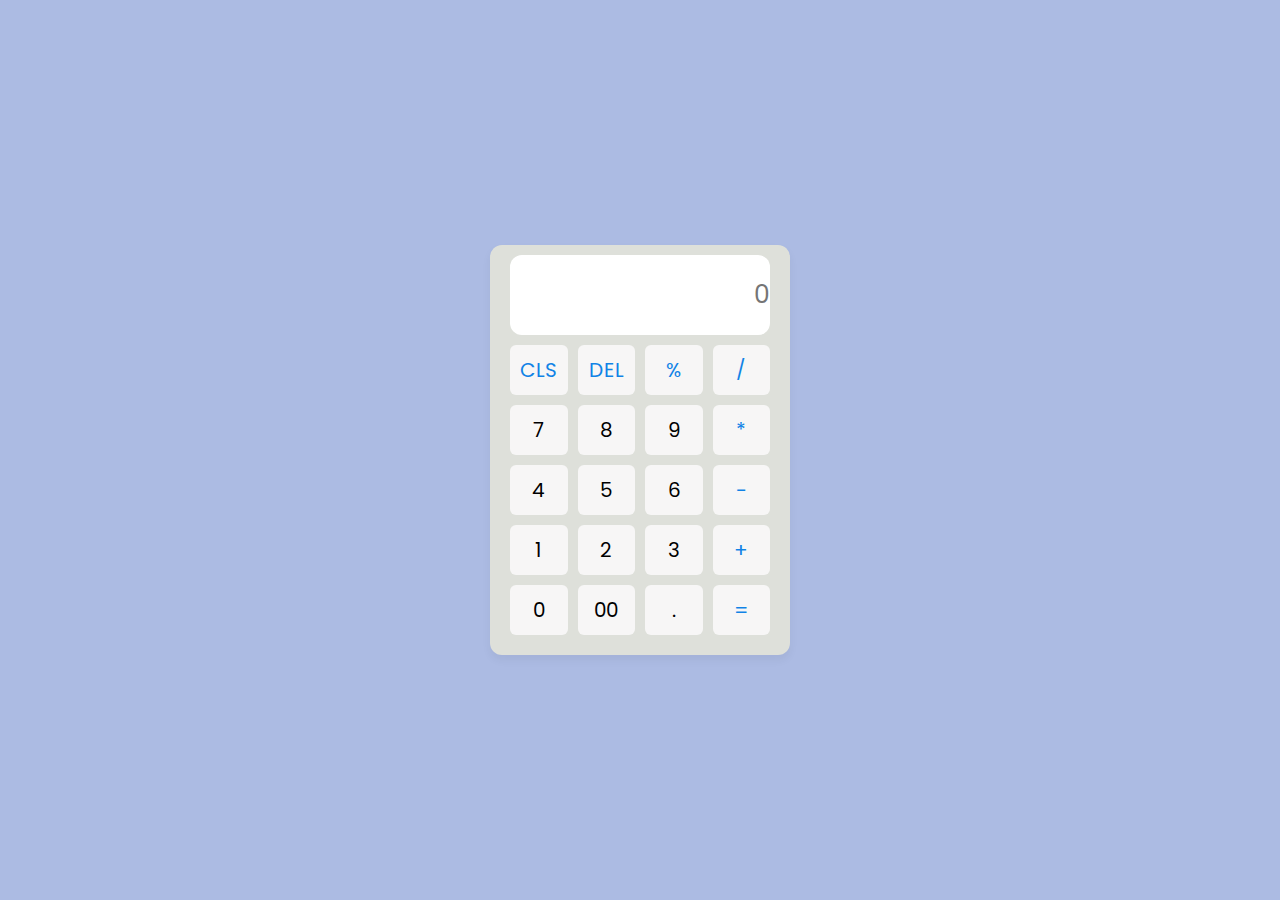
<file: Calculator/index.html>
<!DOCTYPE html>
<html lang="en">
  <head>
    <meta charset="UTF-8" />
    <meta http-equiv="X-UA-Compatible" content="IE=edge" />
    <meta name="viewport" content="width=device-width, initial-scale=1.0" />
    <title>Calculator</title>
    <link rel="stylesheet" href="style.css" />
  </head>
  <body>
    <div class="container">
      <input type="text" placeholder="0" class="display" />

      <div class="buttons">
        <button class="operator" data-value="CLS">CLS</button>
        <button class="operator" data-value="DEL">DEL</button>
        <button class="operator" data-value="%">%</button>
        <button class="operator" data-value="/">/</button>

        <button data-value="7">7</button>
        <button data-value="8">8</button>
        <button data-value="9">9</button>
        <button class="operator" data-value="*">*</button>

        <button data-value="4">4</button>
        <button data-value="5">5</button>
        <button data-value="6">6</button>
        <button class="operator" data-value="-">-</button>

        <button data-value="1">1</button>
        <button data-value="2">2</button>
        <button data-value="3">3</button>
        <button class="operator" data-value="+">+</button>

        <button data-value="0">0</button>
        <button data-value="00">00</button>
        <button data-value=".">.</button>
        <button class="operator" data-value="=">=</button>
      </div>
    </div>

    <script src="script.js"></script>
  </body>
</html>
</file>
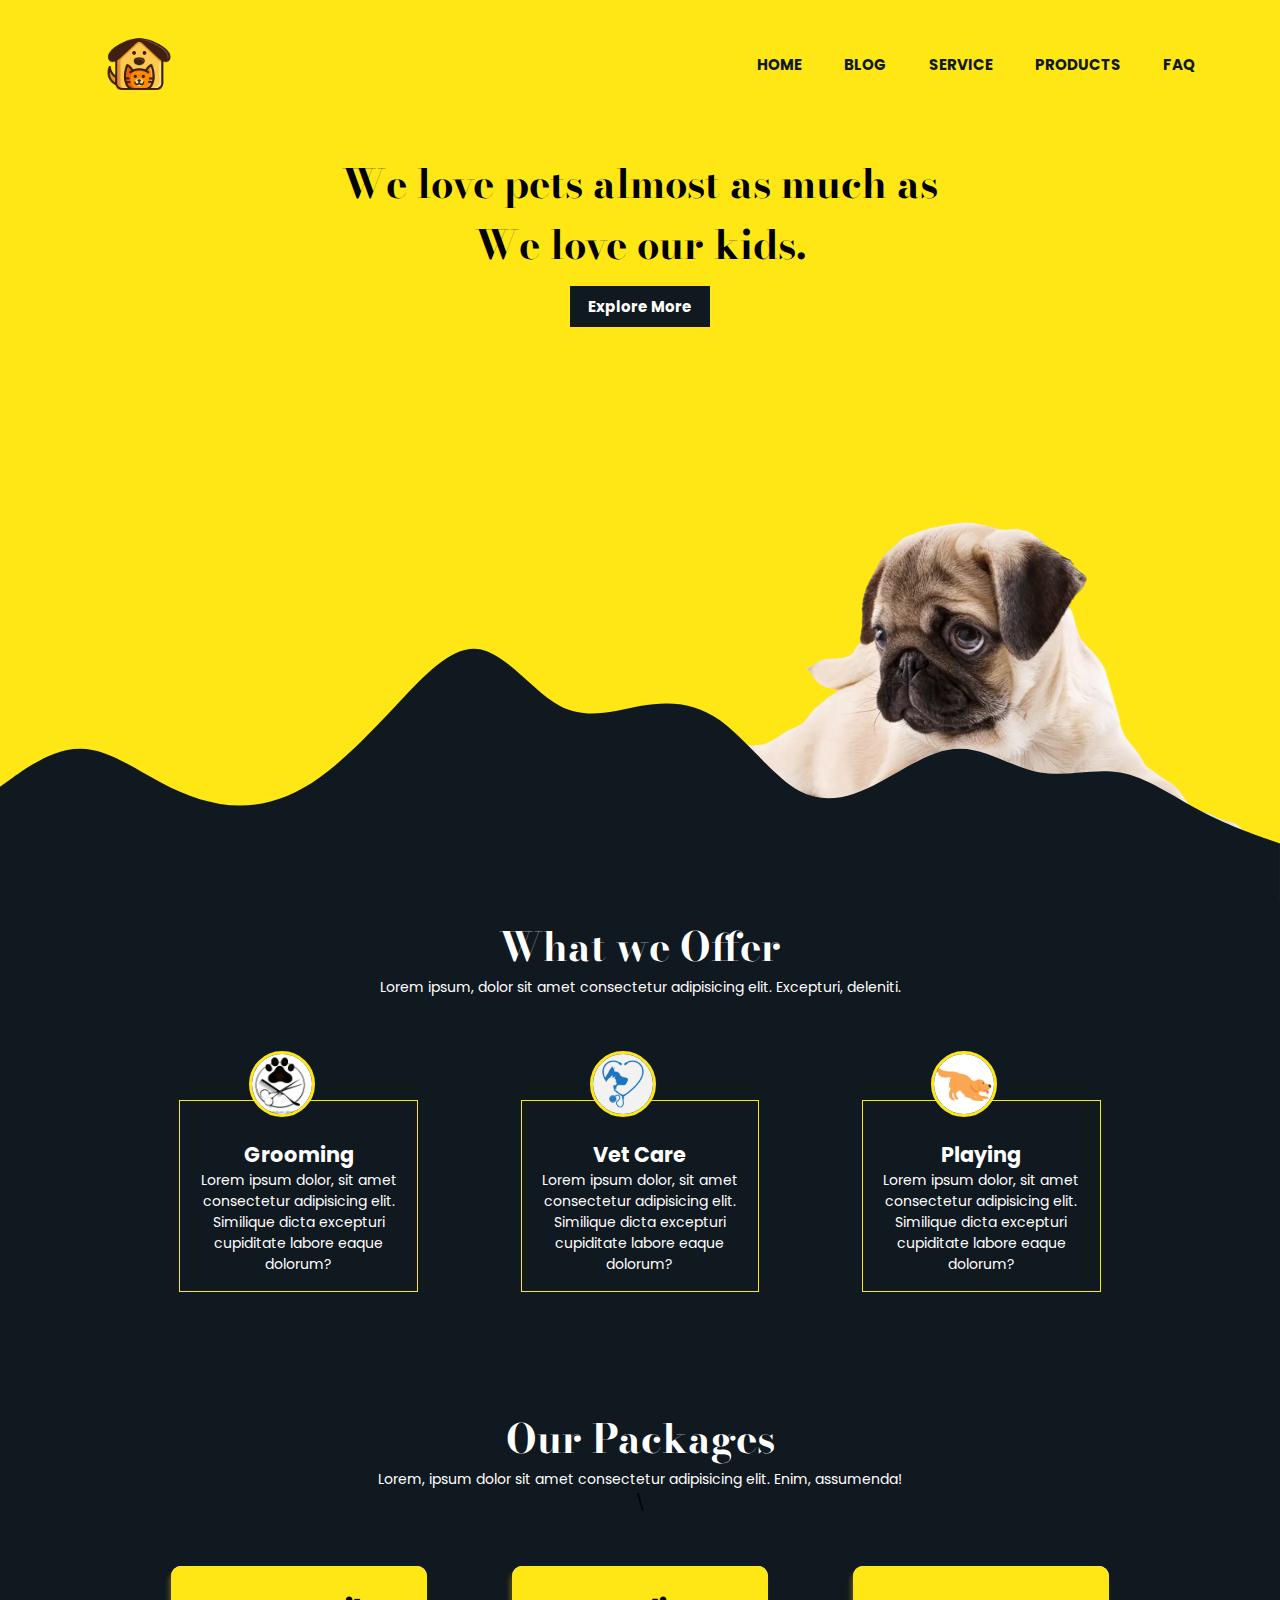
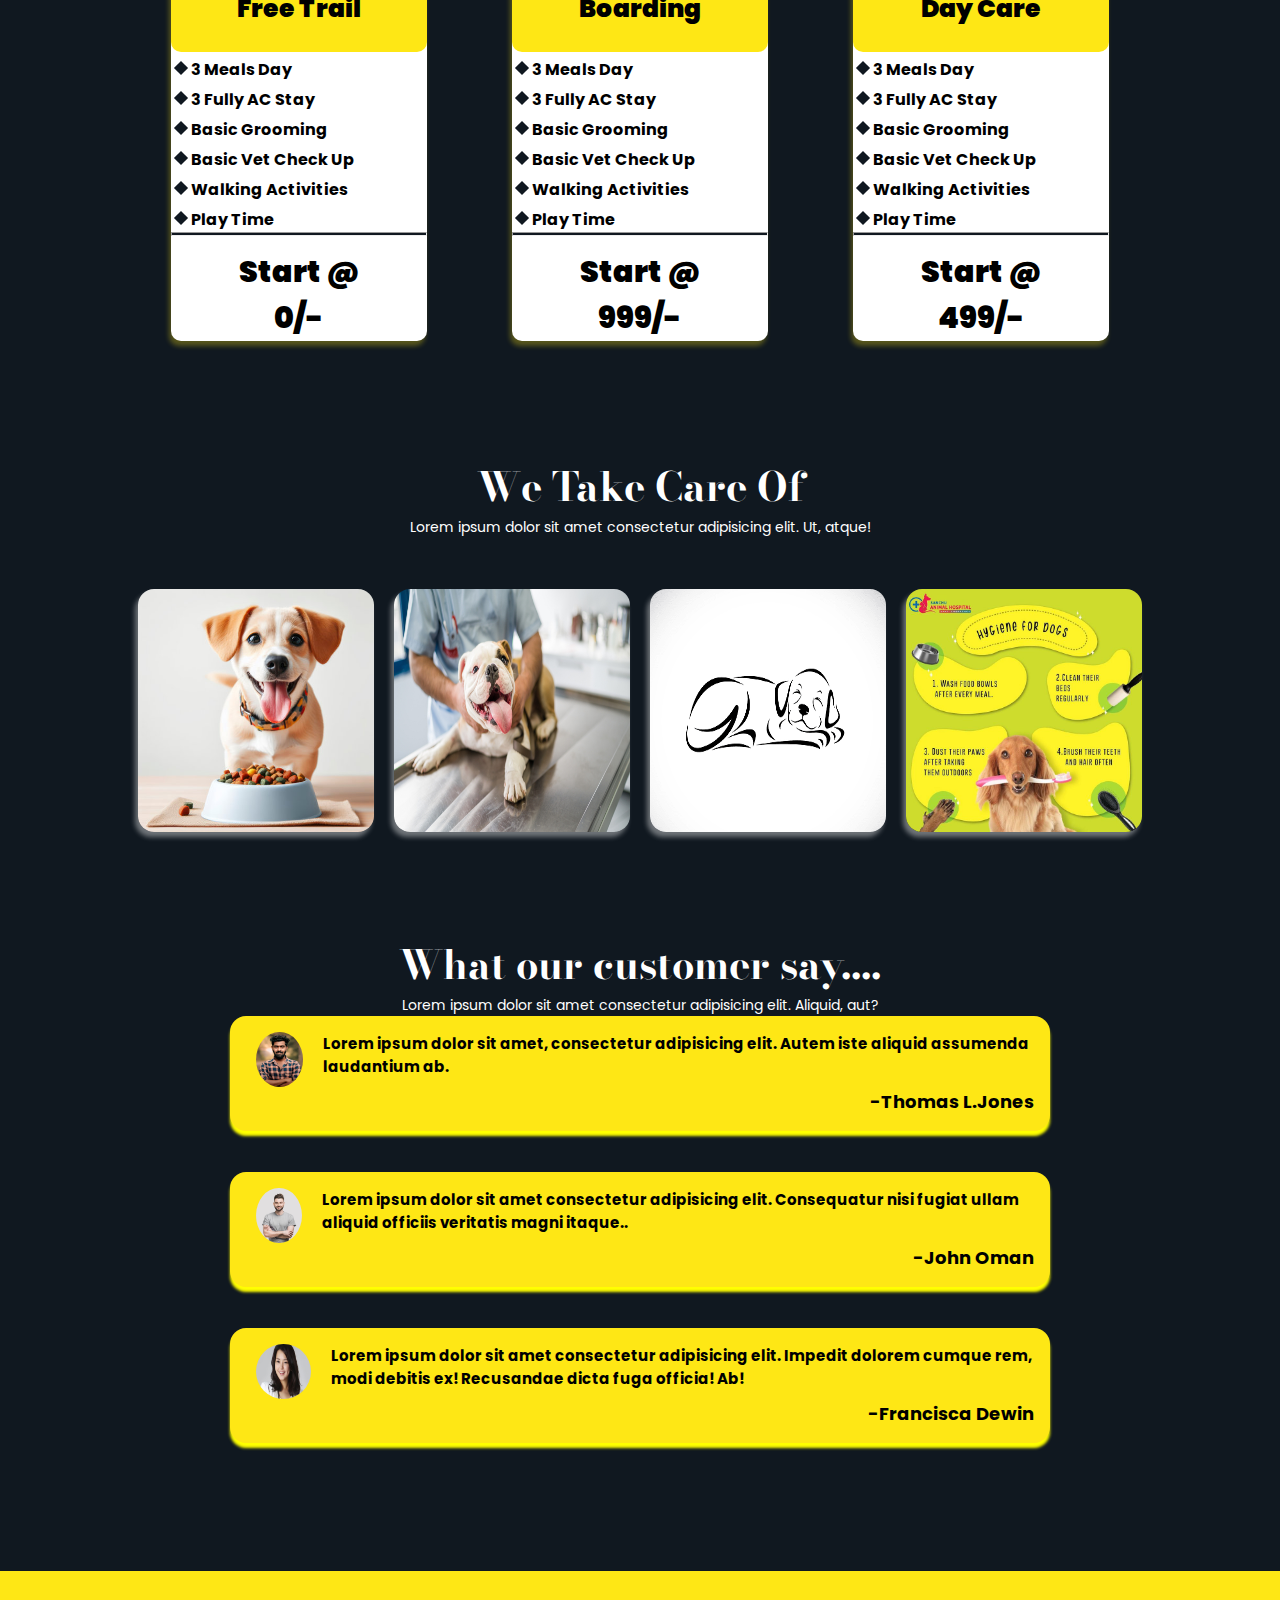
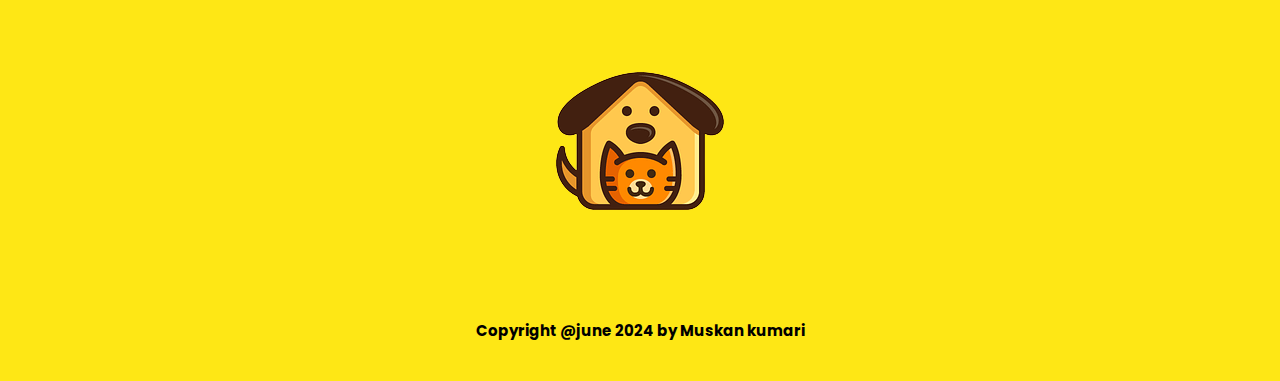
<file: Landing Page/index.html>
<!DOCTYPE html>
<html lang="en">
  <head>
    <meta charset="UTF-8" />
    <meta name="viewport" content="width=device-width, initial-scale=1.0" />
    <title>Landing Page</title>
    <link rel="stylesheet" href="https://cdnjs.cloudflare.com/ajax/libs/font-awesome/6.4.2/css/all.min.css" integrity="sha512-z3gLpd7yknf1YoNbCzqRKc4qyor8gaKU1qmn+CShxbuBusANI9QpRohGBreCFkKxLhei6S9CQXFEbbKuqLg0DA==" crossorigin="anonymous" referrerpolicy="no-referrer" />
    <link rel="stylesheet" href="styles.css" />
    
  </head>
  <body>
    <div class="header">
      <nav>
        <img src="logo1.png" alt="logo" />
        <ul id="navbar">
          <li><a href="#">Home</a></li>
          <li><a href="#">Blog</a></li>
          <li><a href="#">service</a></li>
          <li><a href="#">Products</a></li>
          <li><a href="#">FAQ</a></li>
        </ul>
        <h1 class="menu">&#9776;</h1>
      </nav>
      <div class="main">
        <h1>We love pets almost as much as<br />We love our kids.</h1>
        <a href="#">Explore More</a>
      </div>
      <div class="right-box">
        <img src="1.2.png" alt="" />
      </div>
      <svg xmlns="http://www.w3.org/2000/svg" viewBox="0 0 1440 320">
        <path
          fill="#101820FF"
          fill-opacity="1"
          d="M0,192L15,181.3C30,171,60,149,90,149.3C120,149,150,171,180,186.7C210,203,240,213,270,213.3C300,213,330,203,360,181.3C390,160,420,128,450,96C480,64,510,32,540,37.3C570,43,600,85,630,101.3C660,117,690,107,720,101.3C750,96,780,96,810,117.3C840,139,870,181,900,197.3C930,213,960,203,990,186.7C1020,171,1050,149,1080,149.3C1110,149,1140,171,1170,176C1200,181,1230,171,1260,176C1290,181,1320,203,1350,218.7C1380,235,1410,245,1425,250.7L1440,256L1440,320L1425,320C1410,320,1380,320,1350,320C1320,320,1290,320,1260,320C1230,320,1200,320,1170,320C1140,320,1110,320,1080,320C1050,320,1020,320,990,320C960,320,930,320,900,320C870,320,840,320,810,320C780,320,750,320,720,320C690,320,660,320,630,320C600,320,570,320,540,320C510,320,480,320,450,320C420,320,390,320,360,320C330,320,300,320,270,320C240,320,210,320,180,320C150,320,120,320,90,320C60,320,30,320,15,320L0,320Z"
        ></path>
      </svg>
    </div>

    <div class="service">
      <h2>What we Offer</h2>
      <p>
        Lorem ipsum, dolor sit amet consectetur adipisicing elit. Excepturi,
        deleniti.
      </p>
      <div class="row">
         <div class="service-col">
               <div class="service-offer">
                  <img height="60px" width="25px" src="img11.webp" alt="" />
               </div>
             <h4>Grooming</h4>
              <p>
               Lorem ipsum dolor, sit amet consectetur adipisicing elit. Similique
               dicta excepturi cupiditate labore eaque dolorum?
              </p>
            </div>
            <div class="service-col">
              <div class="service-offer">
                 <img src="img3.jpg" alt="" />
                </div>
              <h4>Vet Care</h4>
               <p>
               Lorem ipsum dolor, sit amet consectetur adipisicing elit. Similique
             dicta excepturi cupiditate labore eaque dolorum?
             </p>
            </div>
            <div class="service-col">
               <div class="service-offer">
                <img src="img5.jpg" alt=""/>
               </div>
               <h4>Playing</h4>
              <p>
              Lorem ipsum dolor, sit amet consectetur adipisicing elit. Similique
              dicta excepturi cupiditate labore eaque dolorum?
             </p>
            </div>
        </div>
    </div>
    </div>
    <div class="package">
      <h2>Our Packages</h2>
      <p>Lorem, ipsum dolor sit amet consectetur adipisicing elit. Enim, assumenda!</p>\
      <div class="row">
        <div class="package-col">
          <div class="heading">
            Free Trail
          </div>
          <div class="list">
            <ul>
              <li>3 Meals Day</li>
              <li>3 Fully AC Stay</li>
              <li>Basic Grooming</li>
              <li>Basic Vet Check Up</li>
              <li>Walking Activities</li>
              <li>Play Time</li>
            </ul>
            <hr>
            <p>Start @<br>0/-</p>
          </div>
        </div>
        <div class="package-col">
          <div class="heading">
            Boarding
          </div>
          <div class="list">
            <ul>
              <li>3 Meals Day</li>
              <li>3 Fully AC Stay</li>
              <li>Basic Grooming</li>
              <li>Basic Vet Check Up</li>
              <li>Walking Activities</li>
              <li>Play Time</li>
            </ul>
            <hr>
            <p>Start @<br>999/-</p>
          </div>
        </div>
        <div class="package-col">
          <div class="heading">
            Day Care
          </div>
          <div class="list">
            <ul>
              <li>3 Meals Day</li>
              <li>3 Fully AC Stay</li>
              <li>Basic Grooming</li>
              <li>Basic Vet Check Up</li>
              <li>Walking Activities</li>
              <li>Play Time</li>
            </ul>
            <hr>
            <p>Start @<br>499/-</p>
          </div>
        </div>
      </div>
    </div>
    <div class="care">
      <h2>We Take Care Of</h2>
      <p>Lorem ipsum dolor sit amet consectetur adipisicing elit. Ut, atque!</p>
      <div class="row">
        <div class="care-col">
          <img src="food.jpg" alt="">
          <div class="overlay">
            <h3>Food</h3>
          </div>
        </div>
        <div class="care-col">
          <img src="health.jpg" alt="">
          <div class="overlay">
            <h3>Health</h3>
          </div>
        </div>
        <div class="care-col">
          <img src="sleep.png" alt="">
          <div class="overlay">
            <h3>Sleep</h3>
          </div>
        </div>
        <div class="care-col">
          <img src="hygine.jpg" alt="">
          <div class="overlay">
            <h3>Hygine</h3>
          </div>
        </div>
      </div>
      <div class="customer-say">
        <h2>What our customer say....</h2>
        <p>Lorem ipsum dolor sit amet consectetur adipisicing elit. Aliquid, aut?</p>
        <div class="customer-say-col">
          <img src="cust1.jpg" alt="">
          <p>Lorem ipsum dolor sit amet, consectetur adipisicing elit. Autem iste aliquid assumenda laudantium ab.<br><span>-Thomas L.Jones</span></p>
        </div>
        <div class="customer-say-col">
          <img src="cust2.jpg" alt="">
          <p>Lorem ipsum dolor sit amet consectetur adipisicing elit. Consequatur nisi fugiat ullam aliquid officiis veritatis magni itaque..<br><span>-John Oman</span></p>
        </div>
        <div class="customer-say-col">
          <img src="cust3.jpg" alt="">
          <p>Lorem ipsum dolor sit amet consectetur adipisicing elit. Impedit dolorem cumque rem, modi debitis ex! Recusandae dicta fuga officia! Ab!<br><span>-Francisca Dewin</span></p>
        </div>
      </div>
    </div>
    <div class="footer">
      <img src="logo1.png" alt="">
      <p>Copyright @june 2024 by Muskan kumari</p>
      <div class="social-link">
        <i class="fab fa-instagram-square"></i>
        <i class="fab fa-facebook-f"></i>
        <i class="fab fa-twitter"></i>
        <i class="fab fa-youtube"></i>

      </div>
    </div>
    <script>
      let sideMenu=document.getElementById("navbar");
      let menu=document.querySelector(".menu");
      menu.addEventListener("click",()=>{
        if(sideMenu.style.right=="-350px"){
          sideMenu.style.right="0";
          menu.innerHTML="&#10006"
          menu.style.color="white"
        }
        else{
          sideMenu.style.right="-350px"
          menu.innerHTML="&#9776"
          menu.style.color="black"
        }
      });
    </script>
  </body>
</html>
</file>
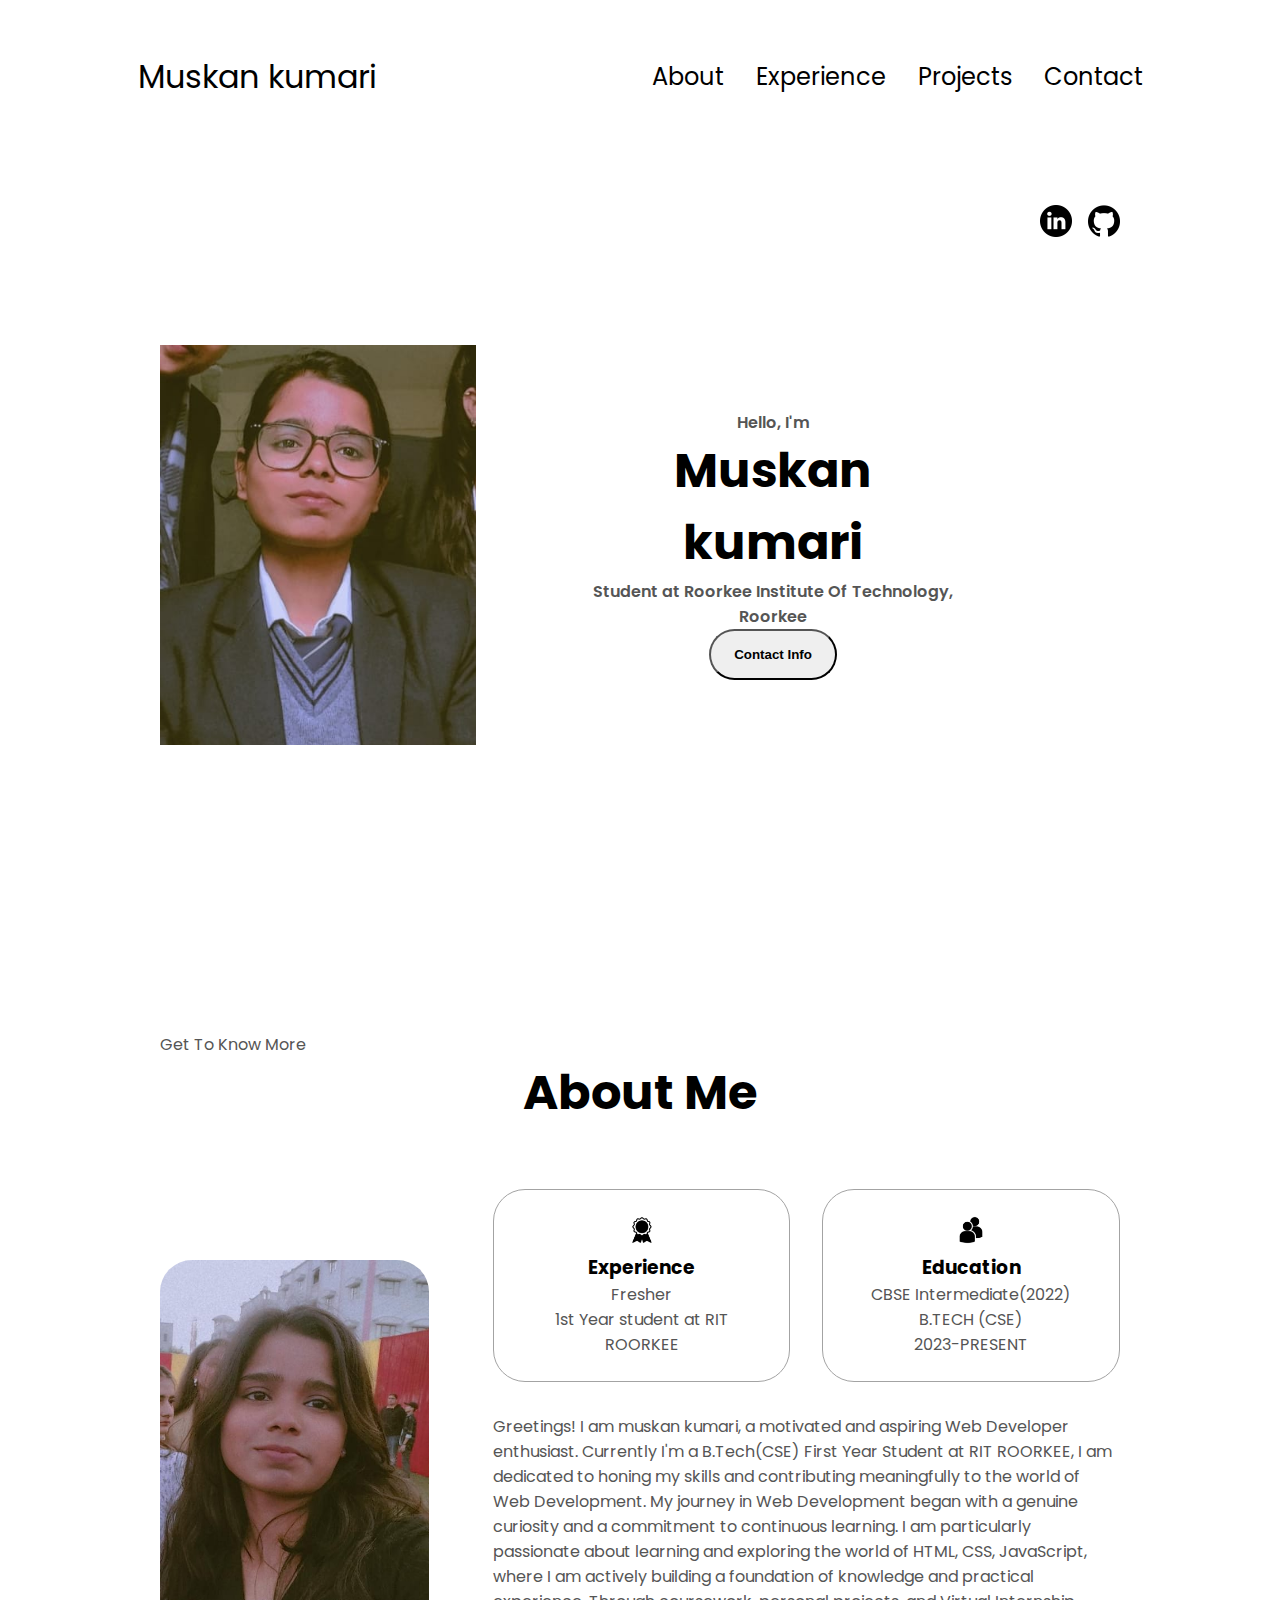
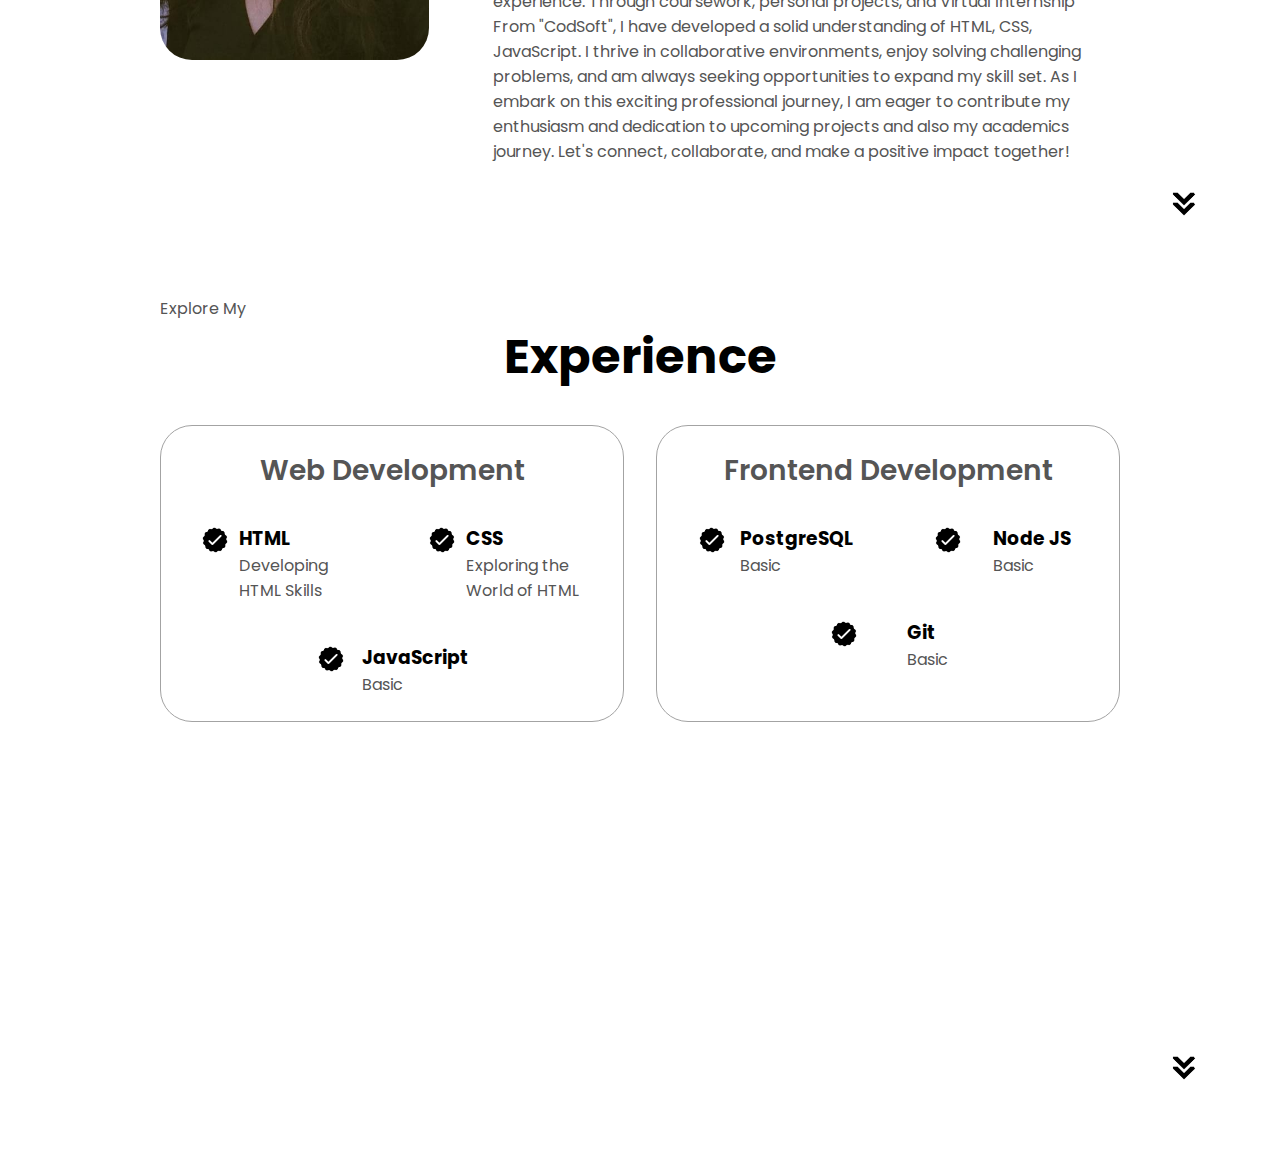
<file: Portfolio/index.html>
<!DOCTYPE html>
<html lang="en">
  <head>
    <meta charset="UTF-8" />
    <meta http-equiv="X-UA-Compatible" content="IE=edge" />
    <meta name="viewport" content="width=device-width, initial-scale=1.0" />
    <title>My Portfolio</title>
    <link rel="stylesheet" href="style.css" />
    <link rel="stylesheet" href="mediaqueries.css" />
  </head>
  <body>
    <nav id="desktop-nav">
      <div class="logo">Muskan kumari</div>
      <div>
        <ul class="nav-links">
          <li><a href="#about">About</a></li>
          <li><a href="#experience">Experience</a></li>
          <li><a href="#projects">Projects</a></li>
          <li><a href="#contact">Contact</a></li>
        </ul>
      </div>
    </nav>
    <nav id="hamburger-nav">
      <div class="logo">Muskan kumari</div>
      <div class="hamburger-menu">
        <div class="hamburger-icon" onclick="toggleMenu()">
          <span></span>
          <span></span>
          <span></span>
        </div>
        <div class="menu-links">
          <ul>
            <li><a href="#about" onclick="toggleMenu()">About</a></li>
            <li><a href="#experience" onclick="toggleMenu()">Experience</a></li>
            <li><a href="#projects" onclick="toggleMenu()">Projects</a></li>
            <li><a href="#contact" onclick="toggleMenu()">Contact</a></li>
          </ul>
        </div>
      </div>
    </nav>
    <section id="profile">
      <div class="section__pic-container">
        <img src="./assets/profile-pic.jpg" alt="My profile picture" />
      </div>
      <div class="section__text">
        <p class="section_text_p1">Hello, I'm</p>
        <h1 class="title">Muskan kumari</h1>
        <p class="section_text_p2">
          Student at Roorkee Institute Of Technology, Roorkee
        </p>
      </button>
      <button class="btn btn-colour-1" onclick="loction.herf='./#contact'">
        Contact Info
        </div>
        <div id="socials-container">
          <img
            src="./assets/linkedin.png"
            alt="My LinkedIn profile"
            class="icon"
            onclick="location.href='https://www.linkedin.com/in/muskan-kumari-b91126278/'"
          />
          <img
            src="./assets/github.png"
            alt="My Github profile"
            class="icon"
            onclick="location.href='https://github.com/muskankumari5252'"
          />
        </div>
      </div>
    </section>
    <section id="about">
      <p class="section_text_p1">Get To Know More</p>
      <h1 class="title">About Me</h1>
      <div class="section-container">
        <div class="section__pic-container">
          <img
            src="./assets/about-pic.jpg"
            alt="Profile picture"
            class="about-pic"
          />
        </div>
        <div class="about-details-container">
          <div class="about-containers">
            <div class="details-container">
              <img
                src="./assets/experience.png"
                alt="Experience icon"
                class="icon"
              />
              <h3>Experience</h3>
              <p>Fresher<br />1st Year student at RIT ROORKEE</p>
            </div>
            <div class="details-container">
              <img
                src="./assets/education.png"
                alt="Education icon"
                class="icon"
              />
              <h3>Education</h3>
              <p>
                CBSE Intermediate(2022)<br />B.TECH (CSE)<br />2023-PRESENT
              </p>
            </div>
          </div>
          <div class="text-container">
            <p>
              Greetings! I am muskan kumari, a motivated and aspiring Web Developer enthusiast. Currently 
              I'm a B.Tech(CSE) First Year Student at RIT ROORKEE, I am dedicated to honing my
              skills and contributing meaningfully to the world of Web Development. 
              My journey in Web Development began with a genuine curiosity and a commitment to 
              continuous learning. I am particularly passionate about learning and exploring the world of HTML, CSS, 
              JavaScript, where I am actively building a foundation of knowledge and practical experience. 
              Through coursework, personal projects, and Virtual Internship From "CodSoft", I have developed a 
              solid understanding of HTML, CSS, JavaScript. 
              I thrive in collaborative environments, enjoy solving challenging problems, and am always seeking 
              opportunities to expand my skill set. As I embark on this exciting professional journey, 
              I am eager to contribute my enthusiasm and dedication to upcoming projects and also my academics journey.
              Let's connect, collaborate, and make a positive impact together!
            </p>
          </div>
        </div>
      </div>
      <img
        src="./assets/arrow.png"
        alt="Arrow icon"
        class="icon arrow"
        onclick="location.href='./#experience'"
      />
    </section>
    <section id="experience">
      <p class="section_text_p1">Explore My</p>
      <h1 class="title">Experience</h1>
      <div class="experience-details-container">
        <div class="about-containers">
          <div class="details-container">
            <h2 class="experience-sub-title">Web Development</h2>
            <div class="article-container">
              <article>
                <img
                  src="./assets/checkmark.png"
                  alt="Experience icon"
                  class="icon"
                />
                <div>
                  <h3>HTML</h3>
                  <p>Developing HTML Skills</p>
                </div>
              </article>
              <article>
                <img
                  src="./assets/checkmark.png"
                  alt="Experience icon"
                  class="icon"
                />
                <div>
                  <h3>CSS</h3>
                  <p>Exploring the World of HTML</p>
                </div>
              </article>
              <article>
                <img
                  src="./assets/checkmark.png"
                  alt="Experience icon"
                  class="icon"
                />
                <div>
                  <h3>JavaScript</h3>
                  <p>Basic</p>
                </div>
              </article>
            </div>
          </div>
          <div class="details-container">
            <h2 class="experience-sub-title">Frontend Development</h2>
            <div class="article-container">
              <article>
                <img
                  src="./assets/checkmark.png"
                  alt="Experience icon"
                  class="icon"
                />
                <div>
                  <h3>PostgreSQL</h3>
                  <p>Basic</p>
                </div>
              </article>
              <article>
                <img
                  src="./assets/checkmark.png"
                  alt="Experience icon"
                  class="icon"
                />
                <div>
                  <h3>Node JS</h3>
                  <p>Basic</p>
                </div>
              </article>
              <article>
                <img
                  src="./assets/checkmark.png"
                  alt="Experience icon"
                  class="icon"
                />
                <div>
                  <h3>Git</h3>
                  <p>Basic</p>
                </div>
              </article>
            </div>
          </div>
        </div>
      </div>
      <img
        src="./assets/arrow.png"
        alt="Arrow icon"
        class="icon arrow"
        onclick="location.href='./#projects'"
      />
    </section>
    <section id="projects">
</file>
<file: Calculator/style.css>
@import url("https://fonts.googleapis.com/css2?family=Poppins:wght@300;400;500;600;700&display=swap");
* {
  margin: 0;
  padding: 0;
  box-sizing: border-box;
  font-family: "Poppins", sans-serif;
}
body {
  height: 100vh;
  display: flex;
  align-items: center;
  justify-content: center;
  background: #acbbe3;
}
.container {
  position: relative;
  max-width: 300px;
  width: 100%;
  border-radius: 12px;
  padding: 10px 20px 20px;
  background: #dee0da;
  box-shadow: 0 5px 10px rgba(0, 0, 0, 0.05);
}
.display {
  height: 80px;
  width: 100%;
  outline: none;
  border: none;
  border-radius: 12px;
  text-align: right;
  margin-bottom: 10px;
  font-size: 25px;
  color: #000e1a;
  pointer-events: none;
}
.buttons {
  display: grid;
  grid-gap: 10px;
  grid-template-columns: repeat(4, 1fr);
}
.buttons button {
  padding: 10px;
  border-radius: 6px;
  border: none;
  font-size: 20px;
  cursor: pointer;
  background-color: #f7f6f6;
}
.buttons button:active {
  transform: scale(0.99);
}
.operator {
  color: #1183e6;
}
button:hover {
  background-color: #e6b411;
  transform: scale(1.2);
}
</file>
<file: Landing Page/styles.css>
@import url("https://fonts.googleapis.com/css2?family=Bodoni+Moda:ital,opsz@1,6..96&family=Poppins:wght@300&display=swap");
* {
  padding: 0;
  margin: 0;
}
:root {
  --primary-color: #101820ff;
  --secondary-color: #fee715ff;
}
body {
  background-color: var(--primary-color);
  font-family: "Poppins", sans-serif;
}
.header {
  height: 100vh;
  width: 100%;
  background-color: var(--secondary-color);
  position: relative;
}
.header nav {
  width: 90%;
  margin: auto;
  display: flex;
  justify-content: space-between;
  align-items: center;
  padding: 0.5rem 0 2rem;
}
.header .menu {
  font-size: 25px;
  display: none;
}
.header nav img {
  width: 150px;
}
.header nav ul {
  display: flex;
}
.header nav li {
  list-style: none;
  margin: 0 5px;
}
.header nav li a {
  text-decoration: none;
  text-transform: uppercase;
  padding: 0.2rem 1rem;
  font-size: 15px;
  font-weight: bold;
  color: var(--primary-color);
  position: relative;
  z-index: 1;
}
.header nav li a::before {
  content: "";
  width: 0%;
  height: 100%;
  position: absolute;
  top: 0;
  left: 0;
  background-color: var(--primary-color);
  border-radius: 20px;
  z-index: -1;
  transition: 0.3s linear;
}
.header nav li a:hover:before {
  width: 100%;
}
.header nav li a:hover {
  color: white;
}
.header .main {
  text-align: center;
}
.header .main h1 {
  font-size: 2.5rem;
  font-family: "Bodoni Moda", serif;
  margin-bottom: 1.2rem;
}
.header .main a {
  text-decoration: none;
  width: 350px;
  font-size: 15px;
  font-weight: bold;
  color: white;
  padding: 0.5rem 1rem;
  background-color: var(--primary-color);
  border: 2px solid var(--primary-color);
  transition: 0.5s;
}
.header .main a:hover {
  background: transparent;
  color: black;
}
svg {
  position: absolute;
  left: 0;
  bottom: 0;
  right: 0;
  left: 0;
  z-index: 3;
}
.header .right-box {
  position: absolute;
  right: 0;
  bottom: 0;
}
.header .right-box img {
  width: 100%;
}
.service {
  padding-top: 1rem;
  width: 80%;
  margin: auto;
  text-align: center;
}
h2 {
  font-size: 2.5rem;
  color: white;
  font-family: "Bodoni Moda", serif;
}
p {
  color: white;
  font-size: 14px;
}
.row {
  margin-top: 5%;
  display: flex;
  justify-content: space-around;
}
.service .service-col {
  flex-basis: 30%;
  border: 1px solid var(--secondary-color);
  color: white;
  margin: 5%;
  padding: 1rem 0.5rem;
  position: relative;
}
.service .service-offer {
  display: block;
  width: 60px;
  height: 60px;
  border: 3px solid var(--secondary-color);
  background-color: var(--primary-color);
  border-radius: 50%;
  pad: 10px;
  position: absolute;
  top: -50px;
  left: 50%;
  transform: translateX(-50px);
}
.service .service-offer img {
  width: 100%;
  border-radius: 50%;
}
.service h4 {
  font-size: 1.3rem;
  margin-top: 10%;
}
.package {
  padding-top: 5%;
  width: 80%;
  margin: auto;
  text-align: center;
}
.package .package-col {
  flex-basis: 25%;
  background: white;
  border-radius: 10px;
  margin-bottom: 5%;
  box-shadow: -2px 5px 5px rgba(254, 231, 21, 0.3);
}
.package .package-col .heading {
  border-radius: 10px;
  padding: 1.5rem;
  background-color: var(--secondary-color);
  font-size: 25px;
  font-weight: 900;
}
.package.package-col .list {
  margin-top: 10px;
  padding: 1rem 3rem;
}
.package-col li {
  list-style: none;
  text-align: left;
  margin-left: 20px;
  font-weight: bold;
  margin-top: 5px;
  position: relative;
}
.package-col li::before {
  content: "";
  width: 10px;
  height: 10px;
  background-color: var(--primary-color);
  transform: rotate(45deg);
  position: absolute;
  top: 25%;
  left: -15px;
}
.package-col hr {
  height: 2px;
  background-color: var(--primary-color);
}
.package-col p {
  margin-top: 5%;
  color: black;
  font-size: 30px;
  font-weight: 900;
}
.care {
  padding-top: 5%;
  width: 80%;
  margin: auto;
  text-align: center;
}
.care-col {
  flex-basis: 23%;
  margin-bottom: 5%;
  border-radius: 1rem;
  box-shadow: -3px 5px 5px rgba(255, 255, 255, 0.4);
  position: relative;
}
.care-col img {
  width: 100%;
  height: 100%;
  border-radius: 1rem;
}
.care .overlay {
  position: absolute;
  top: 0;
  left: 0;
  width: 100%;
  height: 0%;
  border-radius: 1rem;
  background: linear-gradient(rgba(0, 0, 0, 0.7), var(--secondary-color));
  transition: 0.5s;
}
.care-col:hover .overlay {
  height: 100%;
}
.overlay h3 {
  color: white;
  font-size: 2rem;
  font-family: "Bodoni Moda", serif;
  position: absolute;
  top: 50%;
  left: 50%;
  transform: translate(-50%, -50%);
  opacity: 0;
}
.overlay:hover h3 {
  opacity: 1;
}
.customer-say {
  padding-top: 5%;
  width: 80%;
  margin: auto;
  text-align: center;
}
.customer-say .customer-say-col {
  flex-basis: 25%;
  background-color: var(--secondary-color);
  border-radius: 1rem;
  padding: 1rem;
  margin-bottom: 5%;
  display: flex;
  box-shadow: 0px 5px 3px rgba(255, 255, 0.4);
  transition: 0.5s;
}
.customer-say-col img {
  height: 55px;
  width: 55px;
  border-radius: 50%;
  margin: 0 20px 0 10px;
}
.customer-say .customer-say-col:hover {
  transform: scale(1.1);
}
.customer-say .customer-say-col p {
  color: black;
  padding: 0;
  text-align: left;
  font-size: 15px;
  font-weight: bold;
}
.customer-say .customer-say-col span {
  display: block;
  margin-top: 10px;
  font-size: 18px;
  font-weight: bold;
  text-align: right;
}
.footer {
  margin-top: 10%;
  width: 100%;
  text-align: center;
  background-color: var(--secondary-color);
}
.footer img {
  padding: 1.3rem;
}
.footer p {
  color: black;
  font-size: 15px;
  font-weight: bold;
}
.social-link {
  width: 10%;
  margin: auto;
  padding: 1% 0 2%;
  font-size: 1.3rem;
  display: flex;
  justify-content: space-between;
}
@media (max-width: 800px) {
  .header nav {
    padding: 5rem;
  }
  .row {
    display: column;
  }
  .header nav ul {
    flex-direction: column;
    width: 350px;
    height: 100vh;
    position: absolute;
    top: 0;
    right: -350px;
    padding-top: 25%;
    background: rgba(16, 24, 32, 1);
    z-index: 1;
    transition: 1s;
  }
  .header nav ul li a {
    color: white;
    font-size: 1.5rem;
  }
  .header nav ul li {
    padding: 1.5rem;
    margin-top: 10%;
  }
  .header .menu {
    display: block;
    font-size: 2rem;
    position: absolute;
    top: 50px;
    right: 50px;
    z-index: 3;
  }
}
</file>
<file: Portfolio/style.css>
@import url("https://fonts.googleapis.com/css2?family=Poppins:wght@300;400;500;600&display=swap");

* {
  margin: 0;
  padding: 0;
}

body {
  font-family: "Poppins", sans-serif;
}

html {
  scroll-behavior: smooth;
}

p {
  color: rgb(85, 85, 85);
}

a,
.btn {
  transition: all 300ms ease;
}

nav,
.nav-links {
  display: flex;
}

nav {
  justify-content: space-around;
  align-items: center;
  height: 17vh;
}

.nav-links {
  gap: 2rem;
  list-style: none;
  font-size: 1.5rem;
}

a {
  color: black;
  text-decoration: none;
  text-decoration-color: white;
}

a:hover {
  color: grey;
  text-decoration: underline;
  text-underline-offset: 1rem;
  text-decoration-color: rgb(181, 181, 181);
}

.logo {
  font-size: 2rem;
}

.logo:hover {
  cursor: default;
}

#hamburger-nav {
  display: none;
}

.hamburger-menu {
  position: relative;
  display: inline-block;
}

.hamburger-icon {
  display: flex;
  flex-direction: column;
  justify-content: space-between;
  height: 24px;
  width: 30px;
  cursor: pointer;
}

.hamburger-icon span {
  width: 100%;
  height: 2px;
  background-color: black;
  transition: all 0.3 ease-in-out;
}

.menu-links {
  position: absolute;
  top: 100%;
  right: 0;
  background-color: white;
  width: fit-content;
  max-height: 0;
  overflow: hidden;
  transition: all 0.3 ease-in-out;
}

.menu-links a {
  display: block;
  padding: 10px;
  text-align: center;
  font-size: 1.5rem;
  color: black;
  text-decoration: none;
  transition: all 0.3 ease-in-out;
}

.menu-links li {
  list-style: none;
}

.menu-links.open {
  max-height: 300px;
}

.hamburger-icon.open span:first-child {
  transform: rotate(45deg) translate(10px, 5px);
}

.hamburger-icon.open span:nth-child(2) {
  opacity: 0;
}

.hamburger-icon.open span:last-child {
  transform: rotate(-45deg) translate(10px, -5px);
}

.hamburger-icon span:first-child {
  transform: none;
}

.hamburger-icon span:first-child {
  opacity: 1;
}

.hamburger-icon span:first-child {
  transform: none;
}

section {
  padding-top: 4vh;
  height: 96vh;
  margin: 0 10rem;
  box-sizing: border-box;
  min-height: fit-content;
}

.section-container {
  display: flex;
}

#profile {
  display: flex;
  justify-content: center;
  gap: 5rem;
  height: 80vh;
}

.section__pic-container {
  display: flex;
  height: 400px;
  width: 400px;
  margin: auto 0;
}

.section__text {
  align-self: center;
  text-align: center;
}

.section__text p {
  font-weight: 600;
}

.section__text__p1 {
  text-align: center;
}

.section__text__p2 {
  font-size: 1.75rem;
  margin-bottom: 1rem;
}

.title {
  font-size: 3rem;
  text-align: center;
}

#socials-container {
  display: flex;
  justify-content: center;
  margin-top: 1rem;
  gap: 1rem;
}

.icon {
  cursor: pointer;
  height: 2rem;
}

.btn-container {
  display: flex;
  justify-content: center;
  gap: 1rem;
}

.btn {
  font-weight: 600;
  transition: all 300ms ease;
  padding: 1rem;
  width: 8rem;
  border-radius: 2rem;
}

.btn-color-1,
.btn-color-2 {
  border: rgb(53, 53, 53) 0.1rem solid;
}

.btn-color-1:hover,
.btn-color-2:hover {
  cursor: pointer;
}

.btn-color-1,
.btn-color-2:hover {
  background: rgb(53, 53, 53);
  color: white;
}

.btn-color-1:hover {
  background: rgb(0, 0, 0);
}

.btn-color-2 {
  background: none;
}

.btn-color-2:hover {
  border: rgb(255, 255, 255) 0.1rem solid;
}

.btn-container {
  gap: 1rem;
}

#about {
  position: relative;
}

.about-containers {
  gap: 2rem;
  margin-bottom: 2rem;
  margin-top: 2rem;
}

.about-details-container {
  justify-content: center;
  flex-direction: column;
}

.about-containers,
.about-details-container {
  display: flex;
}

.about-pic {
  border-radius: 2rem;
}

.arrow {
  position: absolute;
  right: -5rem;
  bottom: 2.5rem;
}

.details-container {
  padding: 1.5rem;
  flex: 1;
  background: white;
  border-radius: 2rem;
  border: rgb(53, 53, 53) 0.1rem solid;
  border-color: rgb(163, 163, 163);
  text-align: center;
}

.section-container {
  gap: 4rem;
  height: 80%;
}

.section__pic-container {
  height: 400px;
  width: 400px;
  margin: auto 0;
}

#experience {
  position: relative;
}

.experience-sub-title {
  color: rgb(85, 85, 85);
  font-weight: 600;
  font-size: 1.75rem;
  margin-bottom: 2rem;
}

.experience-details-container {
  display: flex;
  justify-content: center;
  flex-direction: column;
}

.article-container {
  display: flex;
  text-align: initial;
  flex-wrap: wrap;
  flex-direction: row;
  gap: 2.5rem;
  justify-content: space-around;
}

article {
  display: flex;
  width: 10rem;
  justify-content: space-around;
  gap: 0.5rem;
}

article .icon {
  cursor: default;
}

#projects {
  position: relative;
}

.color-container {
  border-color: rgb(163, 163, 163);
  background: rgb(250, 250, 250);
}

.project-img {
  border-radius: 2rem;
  width: 90%;
  height: 90%;
}

.project-title {
  margin: 1rem;
  color: black;
}

.project-btn {
  color: black;
  border-color: rgb(163, 163, 163);
}

#contact {
  display: flex;
  justify-content: center;
  flex-direction: column;
  height: 70vh;
}

.contact-info-upper-container {
  display: flex;
  justify-content: center;
  border-radius: 2rem;
  border: rgb(53, 53, 53) 0.1rem solid;
  border-color: rgb(163, 163, 163);
  background: (250, 250, 250);
  margin: 2rem auto;
  padding: 0.5rem;
}

.contact-info-container {
  display: flex;
  align-items: center;
  justify-content: center;
  gap: 0.5rem;
  margin: 1rem;
}
.contact-info-container p {
  font-size: larger;
}

.contact-icon {
  cursor: default;
}

.email-icon {
  height: 2.5rem;
}

footer {
  height: 26vh;
  margin: 0 1rem;
}

footer p {
  text-align: center;
}
</file>
<file: Portfolio/mediaqueries.css>
@media screen and (max-width: 1400px) {
  #profile {
    height: 83vh;
    margin-bottom: 6rem;
  }
  .about-containers {
    flex-wrap: wrap;
  }
  #contact,
  #projects {
    height: fit-content;
  }
}

@media screen and (max-width: 1200px) {
  #desktop-nav {
    display: none;
  }
  #hamburger-nav {
    display: flex;
  }
  #experience,
  .experience-details-container {
    margin-top: 2rem;
  }
  #profile,
  .section-container {
    display: block;
  }
  .arrow {
    display: none;
  }
  section,
  .section-container {
    height: fit-content;
  }
  section {
    margin: 0 5%;
  }
  .section__pic-container {
    width: 275px;
    height: 275px;
    margin: 0 auto 2rem;
  }
  .about-containers {
    margin-top: 0;
  }
}

@media screen and (max-width: 600px) {
  #contact,
  footer {
    height: 40vh;
  }
  #profile {
    height: 83vh;
    margin-bottom: 0;
  }
  article {
    font-size: 1rem;
  }
  footer nav {
    height: fit-content;
    margin-bottom: 2rem;
  }
  .about-containers,
  .contact-info-upper-container,
  .btn-container {
    flex-wrap: wrap;
  }
  .contact-info-container {
    margin: 0;
  }
  .contact-info-container p,
  .nav-links li a {
    font-size: 1rem;
  }
  .experience-sub-title {
    font-size: 1.25rem;
  }
  .logo {
    font-size: 1.5rem;
  }
  .nav-links {
    flex-direction: column;
    gap: 0.5rem;
    text-align: center;
  }
  .section__pic-container {
    width: auto;
    height: 46vw;
    justify-content: center;
  }
  .section__text__p2 {
    font-size: 1.25rem;
  }
  .title {
    font-size: 2rem;
  }
  .text-container {
    text-align: justify;
  }
}
</file>
